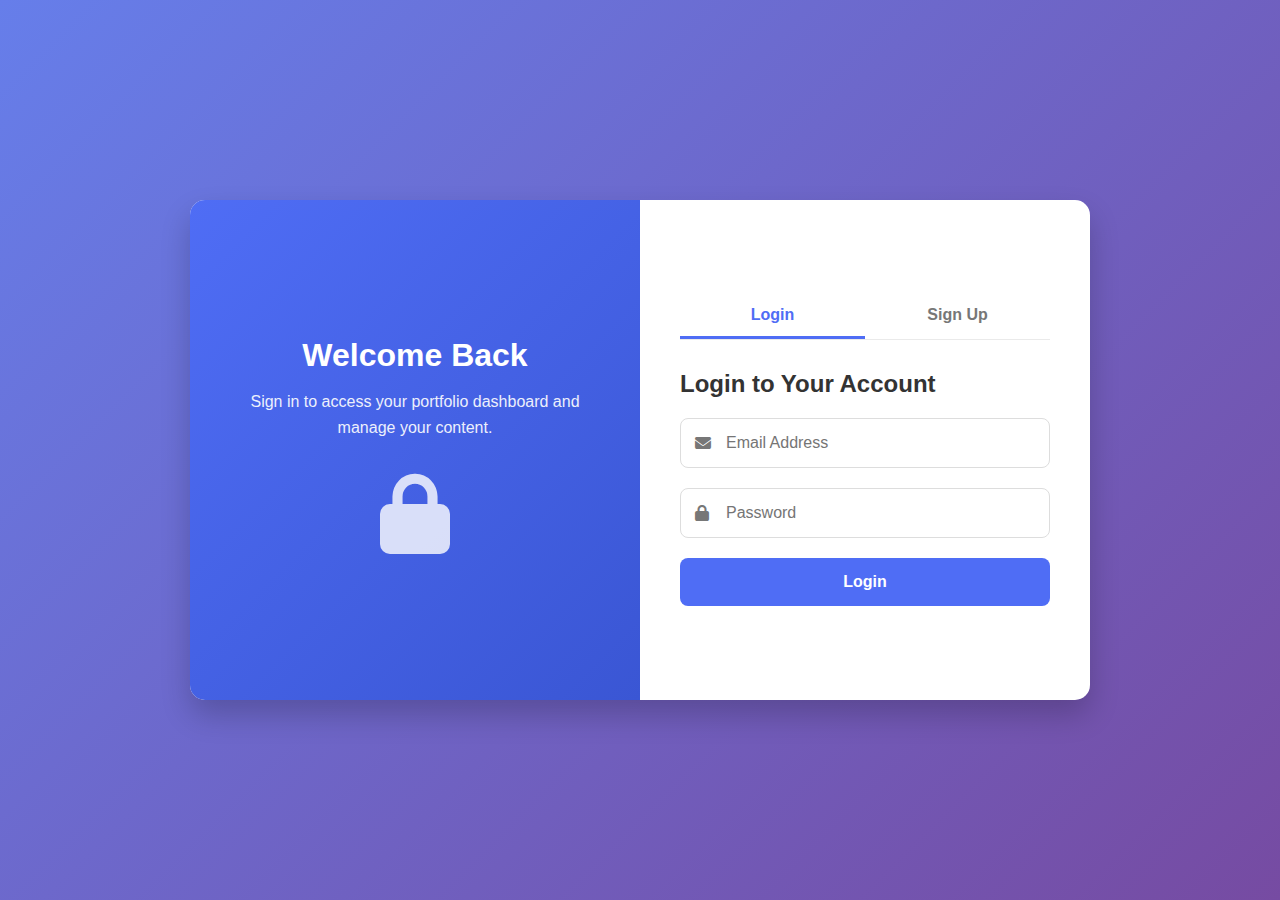
<file: index.html>
<!DOCTYPE html>
<html lang="en">
<head>
    <meta charset="UTF-8">
    <meta name="viewport" content="width=device-width, initial-scale=1.0">
    <title>Portfolio Login</title>
    <link rel="stylesheet" href="https://cdnjs.cloudflare.com/ajax/libs/font-awesome/6.4.0/css/all.min.css">
    <style>
        * {
    margin: 0;
    padding: 0;
    box-sizing: border-box;
    font-family: 'Segoe UI', Tahoma, Geneva, Verdana, sans-serif;
}

body {
    background: linear-gradient(135deg, #667eea 0%, #764ba2 100%);
    display: flex;
    justify-content: center;
    align-items: center;
    min-height: 100vh;
    padding: 20px;
}

.container {
    display: flex;
    width: 100%;
    max-width: 900px;
    background: white;
    border-radius: 15px;
    box-shadow: 0 15px 30px rgba(0, 0, 0, 0.2);
    overflow: hidden;
    min-height: 500px;
}

.welcome-section {
    flex: 1;
    background: linear-gradient(135deg, #4f6df5 0%, #3a56d4 100%);
    color: white;
    padding: 40px;
    display: flex;
    flex-direction: column;
    justify-content: center;
    align-items: center;
    text-align: center;
}

.welcome-section h1 {
    font-size: 2rem;
    margin-bottom: 15px;
}

.welcome-section p {
    font-size: 1rem;
    opacity: 0.9;
    line-height: 1.6;
}

.form-section {
    flex: 1;
    padding: 40px;
    display: flex;
    align-items: center;
}

.form-container {
    width: 100%;
}

.form-toggle {
    display: flex;
    margin-bottom: 30px;
    border-bottom: 1px solid #eaeaea;
}

.toggle-btn {
    padding: 12px 0;
    flex: 1;
    text-align: center;
    cursor: pointer;
    font-weight: 600;
    color: #777;
    transition: all 0.3s;
    border-bottom: 3px solid transparent;
    font-size: 16px;
}

.toggle-btn.active {
    color: #4f6df5;
    border-bottom: 3px solid #4f6df5;
}

.form {
    display: none;
}

.form.active {
    display: block;
    animation: fadeIn 0.5s;
}

@keyframes fadeIn {
    from { opacity: 0; transform: translateY(10px); }
    to { opacity: 1; transform: translateY(0); }
}

.form h2 {
    margin-bottom: 20px;
    color: #333;
    font-size: 1.5rem;
}

.input-group {
    position: relative;
    margin-bottom: 20px;
}

.input-group i {
    position: absolute;
    left: 15px;
    top: 50%;
    transform: translateY(-50%);
    color: #777;
}

.input-group input {
    width: 100%;
    padding: 15px 15px 15px 45px;
    border: 1px solid #ddd;
    border-radius: 8px;
    font-size: 16px;
    transition: all 0.3s;
}

.input-group input:focus {
    border-color: #4f6df5;
    box-shadow: 0 0 0 2px rgba(79, 109, 245, 0.2);
    outline: none;
}

.btn {
    width: 100%;
    padding: 15px;
    background: #4f6df5;
    color: white;
    border: none;
    border-radius: 8px;
    font-size: 16px;
    font-weight: 600;
    cursor: pointer;
    transition: background 0.3s;
    position: relative;
}

.btn:hover {
    background: #3a56d4;
}

.btn.loading {
    color: transparent;
}

.btn.loading::after {
    content: '';
    position: absolute;
    width: 20px;
    height: 20px;
    top: 50%;
    left: 50%;
    margin-left: -10px;
    margin-top: -10px;
    border: 2px solid #ffffff;
    border-radius: 50%;
    border-right-color: transparent;
    animation: spin 1s linear infinite;
}

@keyframes spin {
    from { transform: rotate(0deg); }
    to { transform: rotate(360deg); }
}

.verification-code {
    display: flex;
    gap: 8px;
    margin-bottom: 20px;
    justify-content: center;
}

.verification-code input {
    flex: 1;
    text-align: center;
    font-size: 18px;
    font-weight: bold;
    height: 60px;
    min-width: 45px;
    max-width: 50px;
}

.message {
    padding: 12px;
    border-radius: 8px;
    margin-top: 15px;
    text-align: center;
    display: none;
    font-size: 14px;
}

.success {
    background-color: #d4edda;
    color: #155724;
    border: 1px solid #c3e6cb;
}

.error {
    background-color: #f8d7da;
    color: #721c24;
    border: 1px solid #f5c6cb;
}

.info {
    background-color: #d1ecf1;
    color: #0c5460;
    border: 1px solid #bee5eb;
}

.resend-code {
    text-align: center;
    margin-top: 15px;
    font-size: 14px;
    color: #666;
}

.resend-code a {
    color: #4f6df5;
    text-decoration: none;
    cursor: pointer;
    font-weight: 600;
}

.resend-code a:hover {
    text-decoration: underline;
}

/* Mobile Responsive Styles */
@media (max-width: 768px) {
    .container {
        flex-direction: column;
        min-height: auto;
        margin: 10px;
    }
    
    .welcome-section {
        padding: 30px 20px;
        min-height: 200px;
    }
    
    .welcome-section h1 {
        font-size: 1.8rem;
    }
    
    .welcome-section p {
        font-size: 0.9rem;
    }
    
    .welcome-section i {
        font-size: 3rem !important;
    }
    
    .form-section {
        padding: 30px 20px;
    }
    
    .form h2 {
        font-size: 1.3rem;
    }
}

@media (max-width: 480px) {
    body {
        padding: 10px;
    }
    
    .container {
        margin: 5px;
        border-radius: 10px;
    }
    
    .welcome-section {
        padding: 25px 15px;
    }
    
    .welcome-section h1 {
        font-size: 1.5rem;
    }
    
    .form-section {
        padding: 25px 15px;
    }
    
    .form h2 {
        font-size: 1.2rem;
    }
    
    .toggle-btn {
        padding: 10px 0;
        font-size: 14px;
    }
    
    .input-group input {
        padding: 12px 12px 12px 40px;
        font-size: 14px;
    }
    
    .btn {
        padding: 12px;
        font-size: 14px;
    }
    
    .verification-code {
        gap: 5px;
    }
    
    .verification-code input {
        height: 50px;
        font-size: 16px;
        min-width: 40px;
        max-width: 45px;
    }
    
    .welcome-section i {
        font-size: 2.5rem !important;
        margin-top: 10px;
    }
}

/* Extra small devices */
@media (max-width: 360px) {
    .welcome-section h1 {
        font-size: 1.3rem;
    }
    
    .welcome-section p {
        font-size: 0.8rem;
    }
    
    .verification-code input {
        height: 45px;
        font-size: 14px;
        min-width: 35px;
        max-width: 40px;
    }
    
    .form h2 {
        font-size: 1.1rem;
    }
}
    </style>
</head>
<body>
    <div class="container">
        <div class="welcome-section">
            <h1>Welcome Back</h1>
            <p>Sign in to access your portfolio dashboard and manage your content.</p>
            <div style="margin-top: 30px; font-size: 5rem; opacity: 0.8;">
                <i class="fas fa-lock"></i>
            </div>
        </div>
        
        <div class="form-section">
            <div class="form-container">
                <div class="form-toggle">
                    <div class="toggle-btn active" id="login-toggle">Login</div>
                    <div class="toggle-btn" id="signup-toggle">Sign Up</div>
                </div>
                
                <form id="login-form" class="form active">
                    <h2>Login to Your Account</h2>
                    <div class="input-group">
                        <i class="fas fa-envelope"></i>
                        <input type="email" id="login-email" placeholder="Email Address" required>
                    </div>
                    <div class="input-group">
                        <i class="fas fa-lock"></i>
                        <input type="password" id="login-password" placeholder="Password" required>
                    </div>
                    <button type="submit" class="btn" id="login-btn">Login</button>
                    <div id="login-message" class="message"></div>
                </form>
                
                <form id="signup-form" class="form">
                    <h2>Create Your Account</h2>
                    <div class="input-group">
                        <i class="fas fa-user"></i>
                        <input type="text" id="signup-name" placeholder="Full Name" required>
                    </div>
                    <div class="input-group">
                        <i class="fas fa-envelope"></i>
                        <input type="email" id="signup-email" placeholder="Email Address" required>
                    </div>
                    <div class="input-group">
                        <i class="fas fa-lock"></i>
                        <input type="password" id="signup-password" placeholder="Password (min. 8 characters)" required minlength="8">
                    </div>
                    <button type="submit" class="btn" id="signup-btn">Sign Up</button>
                    <div id="signup-message" class="message"></div>
                </form>
                
                <form id="verification-form" class="form">
                    <h2>Verify Your Email</h2>
                    <p style="margin-bottom: 20px; color: #555;">We've sent a verification code to your email. Please enter it below.</p>
                    <div class="verification-code">
                        <input type="text" maxlength="1" class="code-input" inputmode="numeric" pattern="[0-9]*">
                        <input type="text" maxlength="1" class="code-input" inputmode="numeric" pattern="[0-9]*">
                        <input type="text" maxlength="1" class="code-input" inputmode="numeric" pattern="[0-9]*">
                        <input type="text" maxlength="1" class="code-input" inputmode="numeric" pattern="[0-9]*">
                        <input type="text" maxlength="1" class="code-input" inputmode="numeric" pattern="[0-9]*">
                        <input type="text" maxlength="1" class="code-input" inputmode="numeric" pattern="[0-9]*">
                    </div>
                    <button type="submit" class="btn" id="verify-btn">Verify Email</button>
                    <div class="resend-code">
                        Didn't receive the code? <a id="resend-link">Resend Code</a>
                    </div>
                    <div id="verification-message" class="message"></div>
                </form>
                
                <form id="success-form" class="form">
                    <div style="text-align: center; padding: 30px 0;">
                    <div style="font-size: 5rem; color: #4CAF50; margin-bottom: 20px;">
                    <i class="fas fa-check-circle"></i>
                    </div>
                    <h2 style="color: #333; margin-bottom: 15px;" id="success-title">Successfully Signed In!</h2>
                <p style="color: #555; margin-bottom: 25px;" id="success-message">You have successfully authenticated and can now access your portfolio dashboard.</p>
                <p style="color: #888; font-size: 14px; margin-bottom: 25px;">
                ⚠️ Warning: The logout button will DELETE your account permanently
                </p>
                <button type="button" id="logout-btn" class="btn" style="background: #dc3545;">
                    <i class="fas fa-trash-alt"></i> Delete Account & Logout
                </button>
                </div>
            </form>
            </div>
        </div>
    </div>

    <script>
        // Configuration - UPDATE THIS WITH YOUR WORKER URL
        const API_BASE_URL = 'https://portfolio-auth.devbytho.workers.dev'; // ← UPDATE THIS

        // DOM Elements
        const loginToggle = document.getElementById('login-toggle');
        const signupToggle = document.getElementById('signup-toggle');
        const loginForm = document.getElementById('login-form');
        const signupForm = document.getElementById('signup-form');
        const verificationForm = document.getElementById('verification-form');
        const successForm = document.getElementById('success-form');
        const codeInputs = document.querySelectorAll('.code-input');
        const resendLink = document.getElementById('resend-link');
        const logoutBtn = document.getElementById('logout-btn');
        const loginBtn = document.getElementById('login-btn');
        const signupBtn = document.getElementById('signup-btn');
        const verifyBtn = document.getElementById('verify-btn');

        // State
        let pendingEmail = '';
        let sessionToken = '';

        // Toggle between login and signup forms
        loginToggle.addEventListener('click', () => {
            loginToggle.classList.add('active');
            signupToggle.classList.remove('active');
            loginForm.classList.add('active');
            signupForm.classList.remove('active');
            verificationForm.classList.remove('active');
            successForm.classList.remove('active');
            clearMessages();
        });

        signupToggle.addEventListener('click', () => {
            signupToggle.classList.add('active');
            loginToggle.classList.remove('active');
            signupForm.classList.add('active');
            loginForm.classList.remove('active');
            verificationForm.classList.remove('active');
            successForm.classList.remove('active');
            clearMessages();
        });

        // Handle code input navigation
        codeInputs.forEach((input, index) => {
            input.addEventListener('input', (e) => {
                // Only allow numbers
                input.value = input.value.replace(/[^0-9]/g, '');
                
                if (input.value && index < codeInputs.length - 1) {
                    codeInputs[index + 1].focus();
                }
                
                // Auto-submit when all fields are filled
                if (index === codeInputs.length - 1 && input.value) {
                    const allFilled = Array.from(codeInputs).every(input => input.value);
                    if (allFilled) {
                        document.getElementById('verify-btn').click();
                    }
                }
            });
            
            input.addEventListener('keydown', (e) => {
                if (e.key === 'Backspace' && !input.value && index > 0) {
                    codeInputs[index - 1].focus();
                }
            });
            
            input.addEventListener('paste', (e) => {
                e.preventDefault();
                const pasteData = e.clipboardData.getData('text').replace(/[^0-9]/g, '');
                for (let i = 0; i < Math.min(pasteData.length, codeInputs.length); i++) {
                    codeInputs[i].value = pasteData[i];
                }
                if (pasteData.length >= codeInputs.length) {
                    codeInputs[codeInputs.length - 1].focus();
                }
            });
        });

        // Utility functions
        function clearMessages() {
            document.querySelectorAll('.message').forEach(msg => {
                msg.style.display = 'none';
            });
        }

        function showMessage(elementId, message, type) {
            const messageElement = document.getElementById(elementId);
            messageElement.textContent = message;
            messageElement.className = `message ${type}`;
            messageElement.style.display = 'block';
            
            // Scroll to message
            messageElement.scrollIntoView({ behavior: 'smooth', block: 'nearest' });
        }

        function setLoading(button, isLoading) {
            if (isLoading) {
                button.disabled = true;
                button.classList.add('loading');
            } else {
                button.disabled = false;
                button.classList.remove('loading');
            }
        }

        // API call function
        // Improved API call function with better error handling
async function apiCall(endpoint, data) {
  try {
    const response = await fetch(`${API_BASE_URL}${endpoint}`, {
      method: 'POST',
      headers: {
        'Content-Type': 'application/json',
      },
      body: JSON.stringify(data),
    });

    // Check if response is JSON
    const contentType = response.headers.get('content-type');
    let result;
    
    if (contentType && contentType.includes('application/json')) {
      result = await response.json();
    } else {
      // If not JSON, get the text and try to parse it
      const text = await response.text();
      console.error('Non-JSON response:', text);
      throw new Error(`Server returned non-JSON response: ${text.substring(0, 100)}`);
    }
    
    if (!response.ok) {
      throw new Error(result.error || `Request failed with status ${response.status}`);
    }

    return result;
  } catch (error) {
    console.error('API call failed:', error);
    throw error;
  }
}

// Special API call for DELETE method
// Special API call for DELETE method with better error handling
async function apiDeleteCall(endpoint, data) {
  try {
    console.log('Making DELETE request to:', `${API_BASE_URL}${endpoint}`);
    console.log('With data:', data);

    const response = await fetch(`${API_BASE_URL}${endpoint}`, {
      method: 'DELETE',
      headers: {
        'Content-Type': 'application/json',
      },
      body: JSON.stringify(data),
    });

    console.log('DELETE response status:', response.status);
    console.log('DELETE response headers:', Object.fromEntries(response.headers.entries()));

    // Check if response is JSON
    const contentType = response.headers.get('content-type');
    let result;
    
    if (contentType && contentType.includes('application/json')) {
      result = await response.json();
    } else {
      // If not JSON, get the text
      const text = await response.text();
      console.error('Non-JSON response from DELETE:', text);
      
      // If we get a 200 but not JSON, consider it success
      if (response.ok) {
        return { message: 'Success' };
      }
      throw new Error(`Server returned: ${text.substring(0, 100)}`);
    }
    
    if (!response.ok) {
      throw new Error(result.error || `Request failed with status ${response.status}`);
    }

    console.log('DELETE request successful:', result);
    return result;
  } catch (error) {
    console.error('API DELETE call failed:', error);
    
    // More specific error messages
    if (error.name === 'TypeError' && error.message.includes('Failed to fetch')) {
      throw new Error('Cannot connect to server. Please check your internet connection and try again.');
    }
    
    throw error;
  }
}

        // Handle signup form submission
        signupForm.addEventListener('submit', async (e) => {
            e.preventDefault();
            
            const name = document.getElementById('signup-name').value.trim();
            const email = document.getElementById('signup-email').value.trim().toLowerCase();
            const password = document.getElementById('signup-password').value;
            
            // Basic validation
            if (!name || !email || !password) {
                showMessage('signup-message', 'Please fill in all fields', 'error');
                return;
            }
            
            if (password.length < 8) {
                showMessage('signup-message', 'Password must be at least 8 characters', 'error');
                return;
            }

            setLoading(signupBtn, true);

            try {
                await apiCall('/api/signup', { name, email, password });
                
                pendingEmail = email;
                verificationForm.classList.add('active');
                signupForm.classList.remove('active');
                showMessage('signup-message', 'Verification code sent to your email!', 'info');
                
            } catch (error) {
                showMessage('signup-message', error.message, 'error');
            } finally {
                setLoading(signupBtn, false);
            }
        });

        // Handle verification form submission
        verificationForm.addEventListener('submit', async (e) => {
            e.preventDefault();
            
            let enteredCode = '';
            codeInputs.forEach(input => {
                enteredCode += input.value;
            });

            if (enteredCode.length !== 6) {
                showMessage('verification-message', 'Please enter all 6 digits', 'error');
                return;
            }

            setLoading(verifyBtn, true);

            try {
                await apiCall('/api/verify-email', { 
                    email: pendingEmail, 
                    code: enteredCode 
                });

                showMessage('verification-message', 'Email verified successfully!', 'success');
                
                // Clear code inputs
                codeInputs.forEach(input => input.value = '');
                
                // Show success and redirect to login
                setTimeout(() => {
                    verificationForm.classList.remove('active');
                    loginForm.classList.add('active');
                    loginToggle.classList.add('active');
                    signupToggle.classList.remove('active');
                    showMessage('login-message', 'Email verified! You can now login.', 'success');
                    
                    // Pre-fill login email
                    document.getElementById('login-email').value = pendingEmail;
                    document.getElementById('login-password').focus();
                }, 1500);

            } catch (error) {
                showMessage('verification-message', error.message, 'error');
            } finally {
                setLoading(verifyBtn, false);
            }
        });

        // Handle login form submission
        loginForm.addEventListener('submit', async (e) => {
            e.preventDefault();
            
            const email = document.getElementById('login-email').value.trim().toLowerCase();
            const password = document.getElementById('login-password').value;
            
            if (!email || !password) {
                showMessage('login-message', 'Please fill in all fields', 'error');
                return;
            }

            setLoading(loginBtn, true);

            try {
                const result = await apiCall('/api/login', { email, password });
                
                sessionToken = result.sessionToken;
                document.getElementById('success-title').textContent = `Welcome, ${result.user.name}!`;
                document.getElementById('success-message').textContent = 
                    `You have successfully authenticated as ${result.user.email} and can now access your portfolio dashboard.`;
                
                successForm.classList.add('active');
                loginForm.classList.remove('active');
                
                // Store session in localStorage for persistence
                localStorage.setItem('sessionToken', sessionToken);
                localStorage.setItem('user', JSON.stringify(result.user));
                
            } catch (error) {
                showMessage('login-message', error.message, 'error');
            } finally {
                setLoading(loginBtn, false);
            }
        });

        // Handle resend code
        resendLink.addEventListener('click', async () => {
            if (!pendingEmail) {
                showMessage('verification-message', 'No pending verification found', 'error');
                return;
            }

            setLoading(verifyBtn, true);
            resendLink.style.pointerEvents = 'none';

            try {
                await apiCall('/api/resend-code', { email: pendingEmail });
                showMessage('verification-message', 'Verification code resent! Check your email.', 'info');
                
                // Disable resend for 30 seconds
                setTimeout(() => {
                    resendLink.style.pointerEvents = 'auto';
                }, 30000);
                
            } catch (error) {
                showMessage('verification-message', error.message, 'error');
                resendLink.style.pointerEvents = 'auto';
            } finally {
                setLoading(verifyBtn, false);
            }
        });

        // Handle logout
        // Handle logout OR account deletion

        // Handle logout OR account deletion
logoutBtn.addEventListener('click', async () => {
  // Ask user if they want to logout or delete account
  const userChoice = confirm(
    'Do you want to:\n\n' +
    '• Click OK to DELETE YOUR ACCOUNT permanently\n' +
    '• Click Cancel to just logout'
  );

  if (userChoice) {
    // User chose to DELETE ACCOUNT
    if (confirm('⚠️ WARNING: This will permanently delete your account and all data!\n\nThis action cannot be undone. Are you sure?')) {
      try {
        // Use the DELETE method call
        const response = await apiDeleteCall('/api/delete-account', { sessionToken });
        
        // Show success message
        const userData = JSON.parse(localStorage.getItem('user') || '{}');
        const userName = userData.name || 'User';
        
        // Update the success message directly
        document.getElementById('success-message').textContent = `Account "${userData.email}" deleted successfully. Goodbye!`;
        document.getElementById('success-message').className = 'message success';
        document.getElementById('success-message').style.display = 'block';
        
        // Clear all state
        sessionToken = '';
        pendingEmail = '';
        localStorage.removeItem('sessionToken');
        localStorage.removeItem('user');
        
        // Clear all forms
        document.getElementById('login-email').value = '';
        document.getElementById('login-password').value = '';
        document.getElementById('signup-name').value = '';
        document.getElementById('signup-email').value = '';
        document.getElementById('signup-password').value = '';
        codeInputs.forEach(input => input.value = '');
        
        // Show login form after delay
        setTimeout(() => {
          successForm.classList.remove('active');
          loginForm.classList.add('active');
          loginToggle.classList.add('active');
          signupToggle.classList.remove('active');
          clearMessages();
        }, 3000);
        
      } catch (error) {
        console.error('Delete account error:', error);
        alert('Error deleting account: ' + error.message);
      }
    }
  } else {
    // User chose to just LOGOUT
    if (sessionToken) {
      try {
        await apiCall('/api/logout', { sessionToken });
      } catch (error) {
        console.error('Logout error:', error);
      }
    }

    // Clear all state
    sessionToken = '';
    pendingEmail = '';
    localStorage.removeItem('sessionToken');
    localStorage.removeItem('user');
    
    // Clear all forms
    document.getElementById('login-email').value = '';
    document.getElementById('login-password').value = '';
    document.getElementById('signup-name').value = '';
    document.getElementById('signup-email').value = '';
    document.getElementById('signup-password').value = '';
    codeInputs.forEach(input => input.value = '');
    
    // Show login form
    successForm.classList.remove('active');
    loginForm.classList.add('active');
    loginToggle.classList.add('active');
    signupToggle.classList.remove('active');
    clearMessages();
    
    showMessage('login-message', 'Logged out successfully', 'success');
  }
});

        // Check for existing session on page load
        window.addEventListener('DOMContentLoaded', () => {
            const savedSession = localStorage.getItem('sessionToken');
            const savedUser = localStorage.getItem('user');
            
            if (savedSession && savedUser) {
                sessionToken = savedSession;
                const user = JSON.parse(savedUser);
                
                document.getElementById('success-title').textContent = `Welcome back, ${user.name}!`;
                document.getElementById('success-message').textContent = 
                    `You are already logged in as ${user.email}.`;
                
                successForm.classList.add('active');
                loginForm.classList.remove('active');
                signupForm.classList.remove('active');
                verificationForm.classList.remove('active');
            }
            
            // Update API_BASE_URL in the console for debugging
            console.log('API Base URL:', API_BASE_URL);
            console.log('Make sure to update the API_BASE_URL in the script with your actual Worker URL');
        });

        // Security: Clear sensitive data on page unload
        window.addEventListener('beforeunload', () => {
            // Keep sessionToken in localStorage for persistence
            // but clear it from memory
            sessionToken = '';
        });
    </script>
</body>
</html>
</file>
